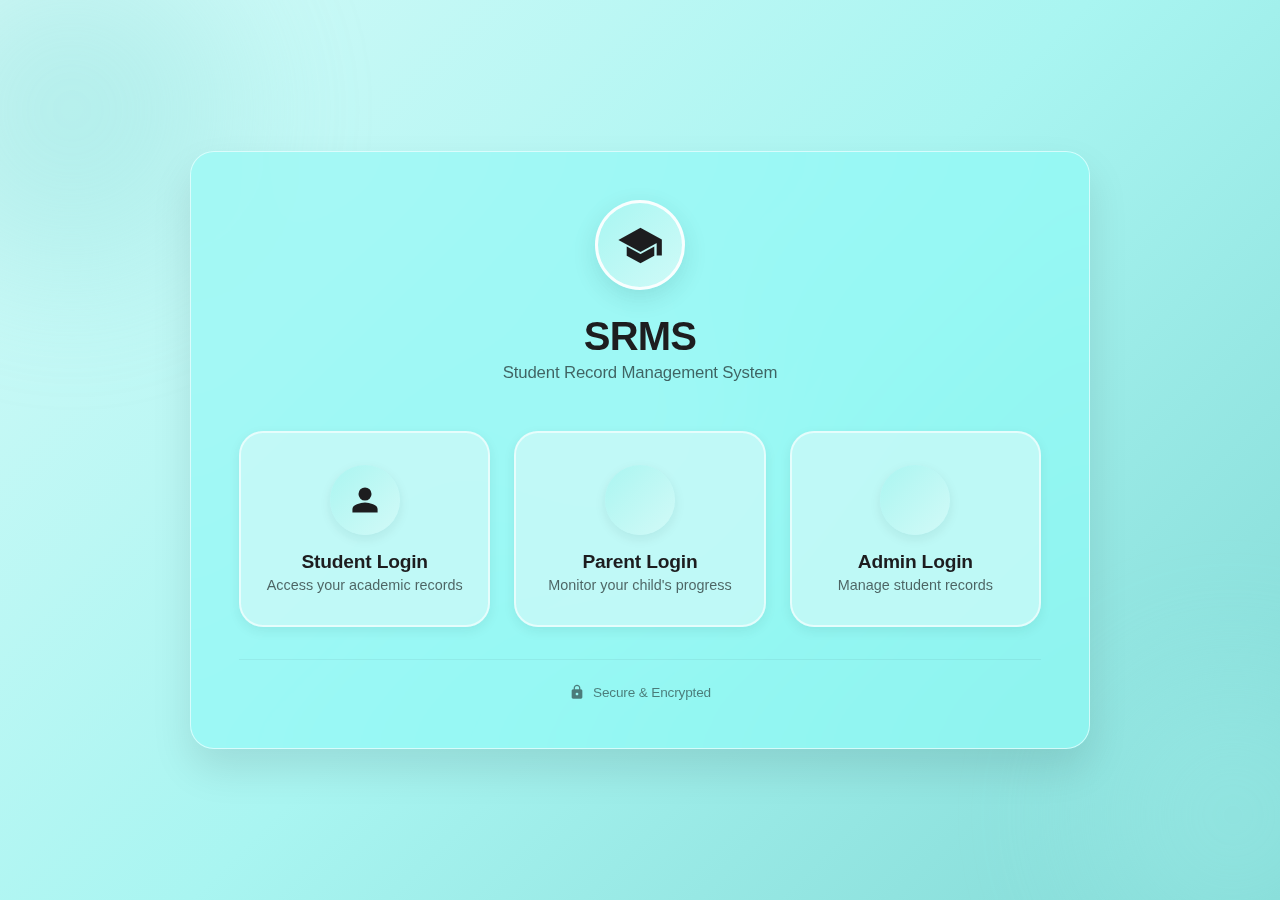
<file: index.html>
<!DOCTYPE html>
<html lang="en">

<head>
  <meta charset="UTF-8">
  <meta name="viewport" content="width=device-width, initial-scale=1.0">
  <title>SRMS - Student Record Management System</title>
  <link rel="stylesheet" href="style.css">
  <link href="https://fonts.googleapis.com/css2?family=Inter:wght@300;400;500;600;700&display=swap" rel="stylesheet">
  <link href="https://fonts.googleapis.com/icon?family=Material+Icons" rel="stylesheet">
</head>

<body>
  <div class="background-gradient"></div>
  <div class="background-shapes">
    <div class="shape shape-1"></div>
    <div class="shape shape-2"></div>
    <div class="shape shape-3"></div>
  </div>

  <div class="login-container">
    <!-- Main Login Card -->
    <div class="login-card" id="loginCard">
      <div class="logo-section">
        <div class="logo-circle">
          <span class="material-icons">school</span>
        </div>
        <h1 class="app-title">SRMS</h1>
        <p class="app-subtitle">Student Record Management System</p>
      </div>

      <div class="login-options">
        <button class="role-card" onclick="showLoginForm('student')" data-role="student">
          <div class="role-icon">
            <span class="material-icons">person</span>
          </div>
          <h3>Student Login</h3>
          <p>Access your academic records</p>
          <div class="card-shine"></div>
        </button>

        <button class="role-card" onclick="showLoginForm('parent')" data-role="parent">
          <div class="role-icon">
            <span class="material-icons">family_restroom</span>
          </div>
          <h3>Parent Login</h3>
          <p>Monitor your child's progress</p>
          <div class="card-shine"></div>
        </button>

        <button class="role-card" onclick="showLoginForm('admin')" data-role="admin">
          <div class="role-icon">
            <span class="material-icons">admin_panel_settings</span>
          </div>
          <h3>Admin Login</h3>
          <p>Manage student records</p>
          <div class="card-shine"></div>
        </button>
      </div>

      <div class="footer-text">
        <span class="material-icons">lock</span>
        <span>Secure & Encrypted</span>
      </div>
    </div>

    <!-- Student Login Form -->
    <div class="login-form-card" id="studentLoginForm" style="display: none;">
      <button class="back-btn" onclick="hideLoginForm()">
        <span class="material-icons">arrow_back</span>
        Back
      </button>

      <div class="form-header">
        <div class="form-icon student-icon">
          <span class="material-icons">person</span>
        </div>
        <h2>Student Login</h2>
        <p>Enter your credentials to access your dashboard</p>
      </div>

      <form onsubmit="loginStudent(event)" class="login-form">
        <div class="form-group">
          <label for="studentRollNo">
            <span class="material-icons">badge</span>
            Roll Number
          </label>
          <input type="text" id="studentRollNo" required placeholder="Enter your roll number">
        </div>

        <div class="form-group">
          <label for="studentPassword">
            <span class="material-icons">lock</span>
            Password
          </label>
          <input type="password" id="studentPassword" required placeholder="Enter your password">
        </div>
        <div class="form-options">
          <a href="#" onclick="initForgotPassword('student')" class="forgot-password-link">Forgot Password?</a>
        </div>

        <button type="submit" class="btn btn-primary">
          <span class="material-icons">login</span>
          Login
        </button>
      </form>
    </div>

    <!-- Parent Login Form -->
    <div class="login-form-card" id="parentLoginForm" style="display: none;">
      <button class="back-btn" onclick="hideLoginForm()">
        <span class="material-icons">arrow_back</span>
        Back
      </button>

      <div class="form-header">
        <div class="form-icon parent-icon">
          <span class="material-icons">family_restroom</span>
        </div>
        <h2>Parent Login</h2>
        <p>Enter your credentials to view your child's progress</p>
      </div>

      <form onsubmit="loginParent(event)" class="login-form">
        <div class="form-group">
          <label for="parentMobile">
            <span class="material-icons">phone</span>
            Mobile Number
          </label>
          <input type="tel" id="parentMobile" required placeholder="Enter your mobile number">
        </div>

        <div class="form-group">
          <label for="parentPassword">
            <span class="material-icons">lock</span>
            Password
          </label>
          <input type="password" id="parentPassword" required placeholder="Enter your password">
        </div>
        <div class="form-options">
          <a href="#" onclick="initForgotPassword('parent')" class="forgot-password-link">Forgot Password?</a>
        </div>

        <button type="submit" class="btn btn-primary">
          <span class="material-icons">login</span>
          Login
        </button>
      </form>
    </div>

    <!-- Admin Login Form -->
    <div class="login-form-card" id="adminLoginForm" style="display: none;">
      <button class="back-btn" onclick="hideLoginForm()">
        <span class="material-icons">arrow_back</span>
        Back
      </button>

      <div class="form-header">
        <div class="form-icon admin-icon">
          <span class="material-icons">admin_panel_settings</span>
        </div>
        <h2>Admin Login</h2>
        <p>Enter your credentials to access admin panel</p>
      </div>

      <form onsubmit="loginAdmin(event)" class="login-form">
        <div class="form-group">
          <label for="adminId">
            <span class="material-icons">badge</span>
            Admin ID
          </label>
          <input type="text" id="adminId" required placeholder="Enter admin ID">
        </div>

        <div class="form-group">
          <label for="adminPasscode">
            <span class="material-icons">lock</span>
            Passcode
          </label>
          <input type="password" id="adminPasscode" required placeholder="Enter passcode">
        </div>

        <button type="submit" class="btn btn-primary">
          <span class="material-icons">login</span>
          Login
        </button>
      </form>
    </div>
  </div>

  <!-- Forgot Password Modal -->
  <div class="form-modal" id="forgotPasswordModal" style="display: none;">
    <div class="form-modal-content">
      <button class="back-btn" onclick="closeForgotPasswordModal()">
        <span class="material-icons">close</span>
        Close
      </button>

      <div class="form-header">
        <div class="form-icon">
          <span class="material-icons">lock_reset</span>
        </div>
        <h2 id="fpModalTitle">Forgot Password</h2>
        <p id="fpModalSubtitle">Enter your details to reset password</p>
      </div>

      <!-- Step 1: Request Form -->
      <form id="fpRequestForm" onsubmit="submitPasswordRequest(event)" class="login-form">
        <input type="hidden" id="fpRole">
        <div class="form-group">
          <label id="fpInputLabel" for="fpInput">
            <span class="material-icons">badge</span>
            Roll Number
          </label>
          <input type="text" id="fpInput" required placeholder="Enter your ID">
        </div>
        <button type="submit" class="btn btn-primary">
          <span class="material-icons">send</span>
          Check Status / Request Reset
        </button>
      </form>

      <!-- Step 2: Reset Form (Hidden initially) -->
      <form id="fpResetForm" onsubmit="submitNewPassword(event)" class="login-form" style="display: none;">
        <input type="hidden" id="fpResetId">
        <div class="form-group">
          <label for="fpNewPassword">
            <span class="material-icons">lock_open</span>
            New Password
          </label>
          <input type="password" id="fpNewPassword" required placeholder="Enter new password">
        </div>
        <div class="form-group">
          <label for="fpConfirmPassword">
            <span class="material-icons">lock_open</span>
            Confirm Password
          </label>
          <input type="password" id="fpConfirmPassword" required placeholder="Confirm new password">
        </div>
        <button type="submit" class="btn btn-primary">
          <span class="material-icons">check_circle</span>
          Set New Password
        </button>
      </form>
    </div>
  </div>

  <!-- Notification Toast -->
  <div class="notification-toast" id="notificationToast">
    <div class="notification-icon" id="notificationIcon">
      <span class="material-icons">info</span>
    </div>
    <div class="notification-content">
      <strong id="notificationTitle">Notification</strong>
      <p id="notificationMessage">Message</p>
    </div>
  </div>


  <script src="script.js"></script>
</body>

</html>
</file>
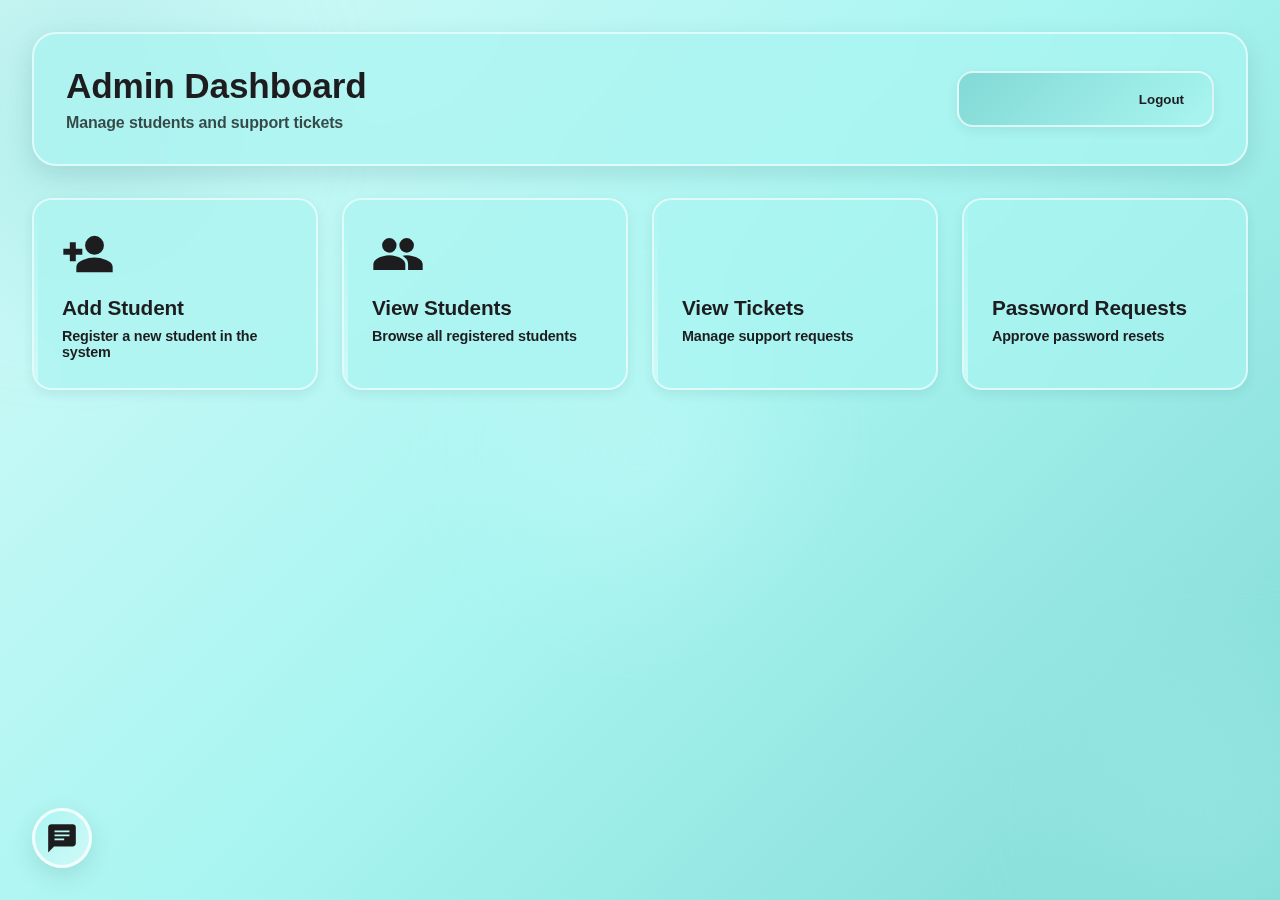
<file: admin.html>
<!DOCTYPE html>
<html lang="en">

<head>
  <meta charset="UTF-8">
  <meta name="viewport" content="width=device-width, initial-scale=1.0">
  <title>Admin Dashboard - SRMS</title>
  <link rel="stylesheet" href="style.css">
  <link href="https://fonts.googleapis.com/css2?family=Inter:wght@300;400;500;600;700&display=swap" rel="stylesheet">
  <link href="https://fonts.googleapis.com/icon?family=Material+Icons" rel="stylesheet">
</head>

<body>
  <div class="background-gradient"></div>
  <div class="background-shapes">
    <div class="shape shape-1"></div>
    <div class="shape shape-2"></div>
    <div class="shape shape-3"></div>
  </div>

  <div class="dashboard">
    <div class="dashboard-container">
      <div class="dashboard-header">
        <div>
          <h1>Admin Dashboard</h1>
          <p style="color: rgba(0, 0, 0, 0.7); margin-top: 0.5rem; font-weight: 600;">Manage students and support
            tickets</p>
        </div>
        <button class="logout-btn" onclick="window.location.href='index.html'">
          <span class="material-icons">logout</span>
          Logout
        </button>
      </div>

      <div class="action-grid">
        <div class="action-card" onclick="addStudent()">
          <span class="material-icons">person_add</span>
          <h3>Add Student</h3>
          <p>Register a new student in the system</p>
        </div>

        <div class="action-card" onclick="viewStudents()">
          <span class="material-icons">groups</span>
          <h3>View Students</h3>
          <p>Browse all registered students</p>
        </div>

        <div class="action-card" onclick="viewTickets()">
          <span class="material-icons">support_agent</span>
          <h3>View Tickets</h3>
          <p>Manage support requests</p>
        </div>

        <div class="action-card" onclick="viewPasswordRequests()">
          <span class="material-icons">password</span>
          <h3>Password Requests</h3>
          <p>Approve password resets</p>
        </div>
      </div>

      <div id="studentTable" class="table-container" style="display: none;"></div>
      <div id="ticketTable" class="table-container" style="display: none;"></div>
      <div id="passwordRequestTable" class="table-container" style="display: none;"></div>
    </div>
  </div>


  <!-- Add Student Form Modal -->
  <div class="form-modal" id="addStudentModal" style="display: none;">
    <div class="form-modal-content">
      <button class="back-btn" onclick="closeAddStudentForm()">
        <span class="material-icons">arrow_back</span>
        Back
      </button>

      <div class="form-header">
        <div class="form-icon">
          <span class="material-icons">person_add</span>
        </div>
        <h2>Add New Student</h2>
        <p>Enter student details below</p>
      </div>

      <form onsubmit="submitAddStudent(event)" class="admin-form">
        <div class="form-row">
          <div class="form-group">
            <label><span class="material-icons">person</span> Student Name</label>
            <input type="text" id="studentName" required placeholder="Enter full name">
          </div>
          <div class="form-group">
            <label><span class="material-icons">badge</span> Roll Number</label>
            <input type="text" id="rollNumber" required placeholder="Enter roll number">
          </div>
        </div>

        <div class="form-row">
          <div class="form-group">
            <label><span class="material-icons">cake</span> Date of Birth</label>
            <input type="date" id="dateOfBirth" required>
          </div>
          <div class="form-group">
            <label><span class="material-icons">phone</span> Mobile Number</label>
            <input type="tel" id="studentMobile" required placeholder="Enter mobile number">
          </div>
        </div>

        <div class="form-row">
          <div class="form-group">
            <label><span class="material-icons">school</span> Branch</label>
            <input type="text" id="branch" required placeholder="e.g., Computer Science">
          </div>
          <div class="form-group">
            <label><span class="material-icons">workspace_premium</span> Degree Type</label>
            <input type="text" id="degreeType" required placeholder="e.g., B.Tech">
          </div>
        </div>

        <div class="form-row">
          <div class="form-group">
            <label><span class="material-icons">grade</span> CGPA</label>
            <input type="number" step="0.01" id="cgpa" required placeholder="e.g., 8.5">
          </div>
          <div class="form-group">
            <label><span class="material-icons">groups</span> Club</label>
            <input type="text" id="club" required placeholder="e.g., Coding Club">
          </div>
        </div>

        <div class="form-row">
          <div class="form-group">
            <label><span class="material-icons">man</span> Father's Name</label>
            <input type="text" id="fatherName" required placeholder="Enter father's name">
          </div>
          <div class="form-group">
            <label><span class="material-icons">woman</span> Mother's Name</label>
            <input type="text" id="motherName" required placeholder="Enter mother's name">
          </div>
        </div>

        <div class="form-row">
          <div class="form-group">
            <label><span class="material-icons">phone</span> Parent's Mobile</label>
            <input type="tel" id="parentMobile" required placeholder="Enter parent's mobile">
          </div>
          <div class="form-group">
            <label><span class="material-icons">lock</span> Student Password</label>
            <input type="text" id="studentDefaultPassword" value="student123" required>
          </div>
        </div>

        <div class="form-group">
          <label><span class="material-icons">lock</span> Parent Password</label>
          <input type="text" id="parentDefaultPassword" value="parent123" required>
        </div>

        <button type="submit" class="btn btn-primary">
          <span class="material-icons">add</span>
          Add Student
        </button>
      </form>
    </div>
  </div>

  <!-- Edit Student Form Modal -->
  <div class="form-modal" id="editStudentModal" style="display: none;">
    <div class="form-modal-content">
      <button class="back-btn" onclick="closeEditStudentForm()">
        <span class="material-icons">arrow_back</span>
        Back
      </button>

      <div class="form-header">
        <div class="form-icon">
          <span class="material-icons">edit</span>
        </div>
        <h2>Edit Student</h2>
        <p>Update student details below</p>
      </div>

      <form onsubmit="submitEditStudent(event)" class="admin-form">
        <input type="hidden" id="editStudentIndex">

        <div class="form-row">
          <div class="form-group">
            <label><span class="material-icons">person</span> Student Name</label>
            <input type="text" id="editStudentName" required placeholder="Enter full name">
          </div>
          <div class="form-group">
            <label><span class="material-icons">badge</span> Roll Number</label>
            <input type="text" id="editRollNumber" required placeholder="Enter roll number">
          </div>
        </div>

        <div class="form-row">
          <div class="form-group">
            <label><span class="material-icons">cake</span> Date of Birth</label>
            <input type="date" id="editDateOfBirth" required>
          </div>
          <div class="form-group">
            <label><span class="material-icons">phone</span> Mobile Number</label>
            <input type="tel" id="editStudentMobile" required placeholder="Enter mobile number">
          </div>
        </div>

        <div class="form-row">
          <div class="form-group">
            <label><span class="material-icons">school</span> Branch</label>
            <input type="text" id="editBranch" required placeholder="e.g., Computer Science">
          </div>
          <div class="form-group">
            <label><span class="material-icons">workspace_premium</span> Degree Type</label>
            <input type="text" id="editDegreeType" required placeholder="e.g., B.Tech">
          </div>
        </div>

        <div class="form-row">
          <div class="form-group">
            <label><span class="material-icons">grade</span> CGPA</label>
            <input type="number" step="0.01" id="editCgpa" required placeholder="e.g., 8.5">
          </div>
          <div class="form-group">
            <label><span class="material-icons">groups</span> Club</label>
            <input type="text" id="editClub" required placeholder="e.g., Coding Club">
          </div>
        </div>

        <div class="form-row">
          <div class="form-group">
            <label><span class="material-icons">man</span> Father's Name</label>
            <input type="text" id="editFatherName" required placeholder="Enter father's name">
          </div>
          <div class="form-group">
            <label><span class="material-icons">woman</span> Mother's Name</label>
            <input type="text" id="editMotherName" required placeholder="Enter mother's name">
          </div>
        </div>

        <div class="form-group">
          <label><span class="material-icons">phone</span> Parent's Mobile</label>
          <input type="tel" id="editParentMobile" required placeholder="Enter parent's mobile">
        </div>

        <button type="submit" class="btn btn-primary">
          <span class="material-icons">save</span>
          Save Changes
        </button>
      </form>
    </div>
  </div>

  <!-- Chat Toggle Button -->
  <div class="chat-toggle-btn" id="chatToggleBtn" onclick="toggleChatbox()">
    <span class="material-icons">chat</span>
  </div>

  <!-- Chatbox -->
  <div class="chatbox" id="chatbox">
    <div class="chat-header">
      <span class="material-icons">chat</span>
      <h3>Admin Chat</h3>
      <button class="chat-close-btn" onclick="closeChatbox()">
        <span class="material-icons">close</span>
      </button>
    </div>
    <div class="chat-messages" id="chatMessages">
      <div class="message">
        <strong>System:</strong> Welcome to the admin chat!
      </div>
    </div>
    <div class="chat-input">
      <input type="text" id="chatInput" placeholder="Type a message..."
        onkeypress="if(event.key==='Enter') sendMessage()">
      <button onclick="sendMessage()">
        <span class="material-icons">send</span>
      </button>
    </div>
  </div>
  <!-- Notification Toast -->
  <div class="notification-toast" id="notificationToast">
    <div class="notification-icon" id="notificationIcon">
      <span class="material-icons">info</span>
    </div>
    <div class="notification-content">
      <strong id="notificationTitle">Notification</strong>
      <p id="notificationMessage">Message</p>
    </div>
  </div>


  <script src="script.js"></script>
</body>

</html>
</file>
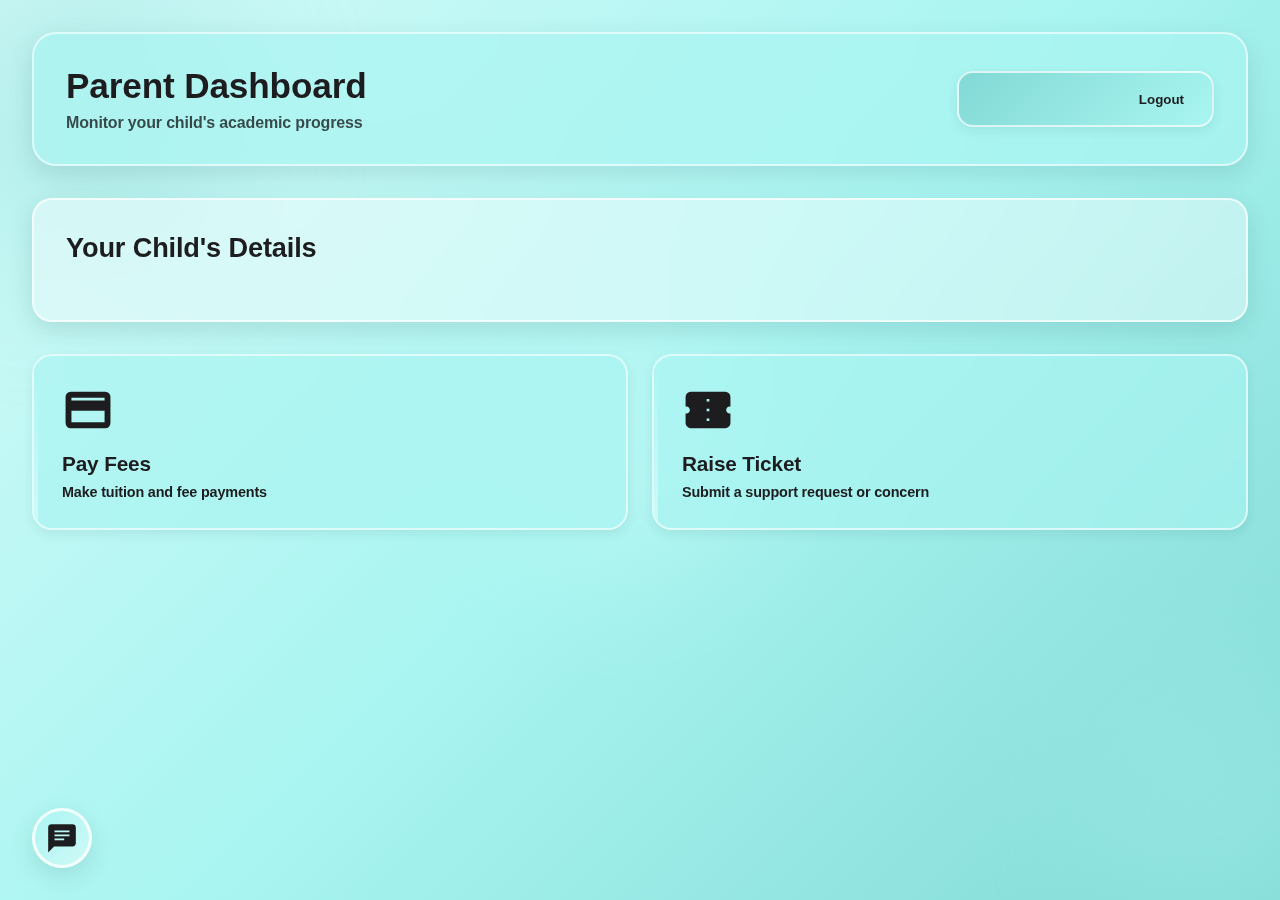
<file: parent.html>
<!DOCTYPE html>
<html lang="en">

<head>
  <meta charset="UTF-8">
  <meta name="viewport" content="width=device-width, initial-scale=1.0">
  <title>Parent Dashboard - SRMS</title>
  <link rel="stylesheet" href="style.css">
  <link href="https://fonts.googleapis.com/css2?family=Inter:wght@300;400;500;600;700&display=swap" rel="stylesheet">
  <link href="https://fonts.googleapis.com/icon?family=Material+Icons" rel="stylesheet">
</head>

<body>
  <div class="background-gradient"></div>
  <div class="background-shapes">
    <div class="shape shape-1"></div>
    <div class="shape shape-2"></div>
    <div class="shape shape-3"></div>
  </div>

  <div class="dashboard">
    <div class="dashboard-container">
      <div class="dashboard-header">
        <div>
          <h1>Parent Dashboard</h1>
          <p style="color: rgba(0, 0, 0, 0.7); margin-top: 0.5rem; font-weight: 600;">Monitor your child's academic
            progress</p>
        </div>
        <button class="logout-btn" onclick="window.location.href='index.html'">
          <span class="material-icons">logout</span>
          Logout
        </button>
      </div>

      <div class="details-card">
        <h2>Your Child's Details</h2>
        <div id="childDetails"></div>
      </div>

      <div class="action-grid">
        <div class="action-card" onclick="payFees()">
          <span class="material-icons">payment</span>
          <h3>Pay Fees</h3>
          <p>Make tuition and fee payments</p>
        </div>

        <div class="action-card" onclick="raiseTicket()">
          <span class="material-icons">confirmation_number</span>
          <h3>Raise Ticket</h3>
          <p>Submit a support request or concern</p>
        </div>
      </div>
    </div>
  </div>

  <!-- Raise Ticket Form Modal -->
  <div class="form-modal" id="raiseTicketModal" style="display: none;">
    <div class="form-modal-content">
      <button class="back-btn" onclick="closeRaiseTicketForm()">
        <span class="material-icons">arrow_back</span>
        Back
      </button>

      <div class="form-header">
        <div class="form-icon">
          <span class="material-icons">confirmation_number</span>
        </div>
        <h2>Raise Support Ticket</h2>
        <p>Describe your issue below</p>
      </div>

      <form onsubmit="submitRaiseTicket(event)" class="admin-form">
        <div class="form-group">
          <label><span class="material-icons">description</span> Issue Description</label>
          <textarea id="ticketIssue" required placeholder="Describe your issue in detail..." rows="6"></textarea>
        </div>

        <button type="submit" class="btn btn-primary">
          <span class="material-icons">send</span>
          Submit Ticket
        </button>
      </form>
    </div>
  </div>

  <!-- Chat Toggle Button -->
  <div class="chat-toggle-btn" id="chatToggleBtn" onclick="toggleChatbox()">
    <span class="material-icons">chat</span>
  </div>

  <!-- Chatbox -->
  <div class="chatbox" id="chatbox">
    <div class="chat-header">
      <span class="material-icons">chat</span>
      <h3>Chat with Admin</h3>
      <button class="chat-close-btn" onclick="closeChatbox()">
        <span class="material-icons">close</span>
      </button>
    </div>
    <div class="chat-messages" id="chatMessages">
      <div class="message">
        <strong>System:</strong> Welcome! How can we assist you?
      </div>
    </div>
    <div class="chat-input">
      <input type="text" id="chatInput" placeholder="Type a message..."
        onkeypress="if(event.key==='Enter') sendMessage()">
      <button onclick="sendMessage()">
        <span class="material-icons">send</span>
      </button>
    </div>
  </div>

  <!-- Notification Toast -->
  <div class="notification-toast" id="notificationToast">
    <div class="notification-icon" id="notificationIcon">
      <span class="material-icons">info</span>
    </div>
    <div class="notification-content">
      <strong id="notificationTitle">Notification</strong>
      <p id="notificationMessage">Message</p>
    </div>
  </div>

  <script src="script.js"></script>
</body>

</html>
</file>
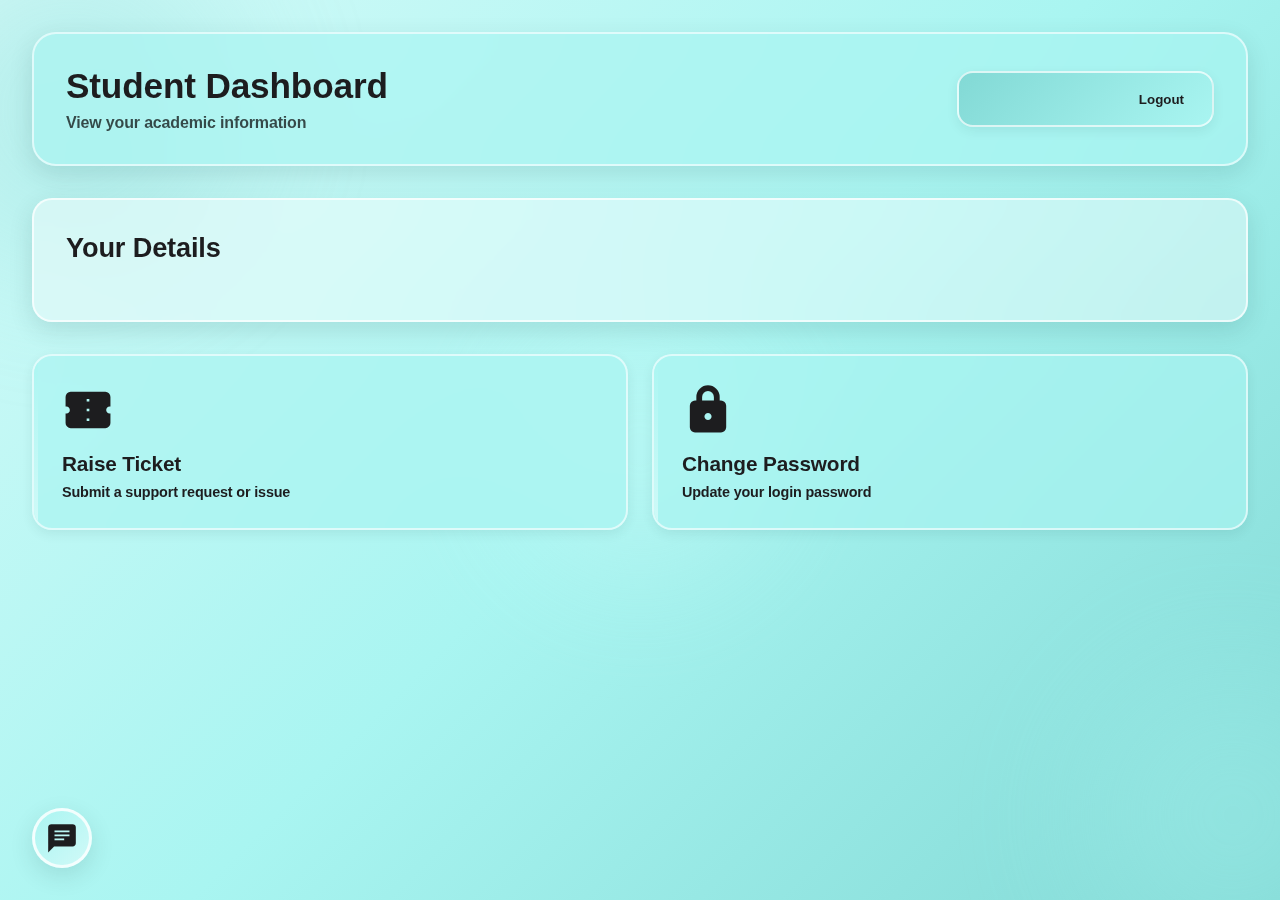
<file: student.html>
<!DOCTYPE html>
<html lang="en">

<head>
  <meta charset="UTF-8">
  <meta name="viewport" content="width=device-width, initial-scale=1.0">
  <title>Student Dashboard - SRMS</title>
  <link rel="stylesheet" href="style.css">
  <link href="https://fonts.googleapis.com/css2?family=Inter:wght@300;400;500;600;700&display=swap" rel="stylesheet">
  <link href="https://fonts.googleapis.com/icon?family=Material+Icons" rel="stylesheet">
</head>

<body>
  <div class="background-gradient"></div>
  <div class="background-shapes">
    <div class="shape shape-1"></div>
    <div class="shape shape-2"></div>
    <div class="shape shape-3"></div>
  </div>

  <div class="dashboard">
    <div class="dashboard-container">
      <div class="dashboard-header">
        <div>
          <h1>Student Dashboard</h1>
          <p style="color: rgba(0, 0, 0, 0.7); margin-top: 0.5rem; font-weight: 600;">View your academic information</p>
        </div>
        <button class="logout-btn" onclick="window.location.href='index.html'">
          <span class="material-icons">logout</span>
          Logout
        </button>
      </div>

      <div class="details-card">
        <h2>Your Details</h2>
        <div id="studentDetails"></div>
      </div>

      <div class="action-grid">
        <div class="action-card" onclick="raiseTicket()">
          <span class="material-icons">confirmation_number</span>
          <h3>Raise Ticket</h3>
          <p>Submit a support request or issue</p>
        </div>

        <div class="action-card" onclick="changePassword()">
          <span class="material-icons">lock_reset</span>
          <h3>Change Password</h3>
          <p>Update your login password</p>
        </div>
      </div>
    </div>
  </div>

  <!-- Raise Ticket Form Modal -->
  <div class="form-modal" id="raiseTicketModal" style="display: none;">
    <div class="form-modal-content">
      <button class="back-btn" onclick="closeRaiseTicketForm()">
        <span class="material-icons">arrow_back</span>
        Back
      </button>

      <div class="form-header">
        <div class="form-icon">
          <span class="material-icons">confirmation_number</span>
        </div>
        <h2>Raise Support Ticket</h2>
        <p>Describe your issue below</p>
      </div>

      <form onsubmit="submitRaiseTicket(event)" class="admin-form">
        <div class="form-group">
          <label><span class="material-icons">description</span> Issue Description</label>
          <textarea id="ticketIssue" required placeholder="Describe your issue in detail..." rows="6"></textarea>
        </div>

        <button type="submit" class="btn btn-primary">
          <span class="material-icons">send</span>
          Submit Ticket
        </button>
      </form>
    </div>
  </div>

  <!-- Change Password Form Modal -->
  <div class="form-modal" id="changePasswordModal" style="display: none;">
    <div class="form-modal-content">
      <button class="back-btn" onclick="closeChangePasswordForm()">
        <span class="material-icons">arrow_back</span>
        Back
      </button>

      <div class="form-header">
        <div class="form-icon">
          <span class="material-icons">lock_reset</span>
        </div>
        <h2>Change Password</h2>
        <p>Update your login password</p>
      </div>

      <form onsubmit="submitChangePassword(event)" class="admin-form">
        <div class="form-group">
          <label><span class="material-icons">lock</span> Current Password</label>
          <input type="password" id="currentPassword" required placeholder="Enter current password">
        </div>

        <div class="form-group">
          <label><span class="material-icons">lock_open</span> New Password</label>
          <input type="password" id="newPassword" required placeholder="Enter new password">
        </div>

        <div class="form-group">
          <label><span class="material-icons">lock_open</span> Confirm New Password</label>
          <input type="password" id="confirmPassword" required placeholder="Confirm new password">
        </div>

        <button type="submit" class="btn btn-primary">
          <span class="material-icons">check</span>
          Update Password
        </button>
      </form>
    </div>
  </div>

  <!-- Chat Toggle Button -->
  <div class="chat-toggle-btn" id="chatToggleBtn" onclick="toggleChatbox()">
    <span class="material-icons">chat</span>
  </div>

  <!-- Chatbox -->
  <div class="chatbox" id="chatbox">
    <div class="chat-header">
      <span class="material-icons">chat</span>
      <h3>Chat with Admin</h3>
      <button class="chat-close-btn" onclick="closeChatbox()">
        <span class="material-icons">close</span>
      </button>
    </div>
    <div class="chat-messages" id="chatMessages">
      <div class="message">
        <strong>System:</strong> How can we help you today?
      </div>
    </div>
    <div class="chat-input">
      <input type="text" id="chatInput" placeholder="Type a message..."
        onkeypress="if(event.key==='Enter') sendMessage()">
      <button onclick="sendMessage()">
        <span class="material-icons">send</span>
      </button>
    </div>
  </div>
  <!-- Notification Toast -->
  <div class="notification-toast" id="notificationToast">
    <div class="notification-icon" id="notificationIcon">
      <span class="material-icons">info</span>
    </div>
    <div class="notification-content">
      <strong id="notificationTitle">Notification</strong>
      <p id="notificationMessage">Message</p>
    </div>
  </div>


  <script src="script.js"></script>
</body>

</html>
</file>
<file: style.css>
:root {
  /* Glassy Teal Color Palette */
  --white: #FFFFFF;
  /* Keep pure white for text/contrast where needed */
  --primary-teal: #A9F5F1;
  --dark-teal: #82D9D5;
  --light-teal: #D4FAF8;

  --off-white: #EFFDFD;
  --light-gray: #D4FAF8;
  /* Replacing grays with teal tints */
  --medium-gray: #A9F5F1;
  --dark-gray: #7AB8B5;
  --black: #000000;
  --text-black: #1d1d1f;

  /* Gradients - Teal Based */
  --gradient-primary: linear-gradient(135deg, rgba(169, 245, 241, 0.9) 0%, rgba(212, 250, 248, 0.9) 100%);
  --gradient-secondary: linear-gradient(135deg, #A9F5F1 0%, #D4FAF8 100%);
  --gradient-accent: linear-gradient(135deg, #82D9D5 0%, #A9F5F1 100%);

  /* Glass Effects - Teal Style */
  --glass-bg: rgba(169, 245, 241, 0.65);
  --glass-bg-strong: rgba(169, 245, 241, 0.85);
  --glass-border: rgba(255, 255, 255, 0.6);
  --glass-shadow: 0 8px 32px 0 rgba(70, 150, 145, 0.15);
  --glass-blur: blur(20px);

  /* Shadows - Tinted */
  --elevation-1: 0 2px 5px rgba(0, 50, 50, 0.05);
  --elevation-2: 0 4px 12px rgba(0, 50, 50, 0.08);
  --elevation-3: 0 8px 24px rgba(0, 50, 50, 0.12);
  --elevation-4: 0 12px 32px rgba(0, 50, 50, 0.15);
  --elevation-5: 0 20px 40px rgba(0, 50, 50, 0.2);

  /* Fast Transitions */
  --transition-fast: 0.2s cubic-bezier(0.25, 0.8, 0.25, 1);
  --transition-smooth: 0.4s cubic-bezier(0.25, 0.8, 0.25, 1);
}

* {
  margin: 0;
  padding: 0;
  box-sizing: border-box;
  -webkit-font-smoothing: antialiased;
  -moz-osx-font-smoothing: grayscale;
}

body {
  font-family: -apple-system, BlinkMacSystemFont, "SF Pro Text", "Segoe UI", Roboto, Helvetica, Arial, sans-serif;
  background: #FFFFFF;
  min-height: 100vh;
  overflow-x: hidden;
  color: var(--text-black);
  font-weight: 400;
  position: relative;
  letter-spacing: -0.01em;
}

/* Login Page Background - Campus Image */
body.login-page {
  background: url('campus-bg.jpg') center/cover no-repeat fixed;
  position: relative;
}

body.login-page::before {
  content: '';
  position: fixed;
  top: 0;
  left: 0;
  width: 100%;
  height: 100%;
  background: rgba(255, 255, 255, 0.4);
  backdrop-filter: blur(5px);
  z-index: -1;
}

/* Animated Background for Dashboards */
.background-gradient {
  position: fixed;
  top: 0;
  left: 0;
  width: 100%;
  height: 100%;
  background: linear-gradient(135deg, #D4FAF8 0%, #A9F5F1 50%, #82D9D5 100%);
  z-index: -2;
}

.background-shapes {
  position: fixed;
  top: 0;
  left: 0;
  width: 100%;
  height: 100%;
  z-index: -1;
  overflow: hidden;
}

.shape {
  position: absolute;
  border-radius: 50%;
  filter: blur(60px);
  opacity: 0.4;
  /* Increased opacity for more visible color */
  animation: float 15s ease-in-out infinite;
}

.shape-1 {
  width: 400px;
  height: 400px;
  background: radial-gradient(circle, #82D9D5, transparent);
  top: -10%;
  left: -10%;
}

.shape-2 {
  width: 350px;
  height: 350px;
  background: radial-gradient(circle, #A9F5F1, transparent);
  bottom: -10%;
  right: -10%;
  animation-delay: 5s;
}

.shape-3 {
  width: 300px;
  height: 300px;
  background: radial-gradient(circle, #D4FAF8, transparent);
  top: 50%;
  left: 50%;
  transform: translate(-50%, -50%);
  animation-delay: 10s;
}

@keyframes float {

  0%,
  100% {
    transform: translate(0, 0) scale(1);
  }

  33% {
    transform: translate(20px, -30px) scale(1.05);
  }

  66% {
    transform: translate(-15px, 15px) scale(0.95);
  }
}

/* Login Container */
.login-container {
  min-height: 100vh;
  display: flex;
  align-items: center;
  justify-content: center;
  padding: 2rem;
}

.login-card {
  background: var(--glass-bg);
  backdrop-filter: blur(40px) saturate(180%);
  -webkit-backdrop-filter: blur(40px) saturate(180%);
  border: 1px solid var(--glass-border);
  border-radius: 24px;
  padding: 3rem;
  max-width: 900px;
  width: 100%;
  box-shadow: 0 20px 40px rgba(0, 0, 0, 0.1);
  animation: slideUp 0.6s cubic-bezier(0.16, 1, 0.3, 1);
}

@keyframes slideUp {
  from {
    opacity: 0;
    transform: translateY(20px);
  }

  to {
    opacity: 1;
    transform: translateY(0);
  }
}

/* Logo Section */
.logo-section {
  text-align: center;
  margin-bottom: 3rem;
}

.logo-circle {
  width: 90px;
  height: 90px;
  background: var(--gradient-primary);
  border-radius: 50%;
  display: flex;
  align-items: center;
  justify-content: center;
  margin: 0 auto 1.5rem;
  box-shadow: var(--elevation-3);
  animation: pulse 2s ease-in-out infinite;
  border: 3px solid rgba(255, 255, 255, 0.9);
}

.logo-circle .material-icons {
  font-size: 45px;
  color: var(--text-black);
  font-weight: 900;
}

@keyframes pulse {

  0%,
  100% {
    transform: scale(1);
  }

  50% {
    transform: scale(1.05);
  }
}

.app-title {
  font-size: 2.5rem;
  font-weight: 700;
  color: var(--text-black);
  margin-bottom: 0.25rem;
  letter-spacing: -0.02em;
  text-shadow: none;
}

.app-subtitle {
  color: rgba(0, 0, 0, 0.6);
  font-size: 1.05rem;
  font-weight: 500;
  letter-spacing: -0.01em;
}

/* Login Options */
.login-options {
  display: grid;
  grid-template-columns: repeat(auto-fit, minmax(250px, 1fr));
  gap: 1.5rem;
  margin-bottom: 2rem;
}

.role-card {
  position: relative;
  background: rgba(255, 255, 255, 0.3);
  /* Slightly more transparent */
  backdrop-filter: blur(20px);
  -webkit-backdrop-filter: blur(20px);
  border: 2px solid var(--glass-border);
  border-radius: 24px;
  padding: 2rem 1.5rem;
  cursor: pointer;
  transition: all var(--transition-smooth);
  text-align: center;
  overflow: hidden;
  box-shadow: var(--elevation-2);
}

.role-card::before {
  content: '';
  position: absolute;
  top: 0;
  left: 0;
  width: 100%;
  height: 100%;
  background: rgba(255, 255, 255, 0.6);
  opacity: 0;
  transition: opacity var(--transition-fast);
  z-index: 0;
}

.role-card:hover::before {
  opacity: 1;
}

.role-card:hover {
  transform: translateY(-8px) scale(1.02);
  box-shadow: var(--elevation-4);
  border-color: rgba(255, 255, 255, 0.9);
}

.role-card>* {
  position: relative;
  z-index: 1;
}

.role-icon {
  width: 70px;
  height: 70px;
  background: var(--gradient-primary);
  border-radius: 50%;
  display: flex;
  align-items: center;
  justify-content: center;
  margin: 0 auto 1rem;
  transition: all var(--transition-smooth);
  box-shadow: var(--elevation-2);
}

.role-card:hover .role-icon {
  background: rgba(255, 255, 255, 0.8);
  transform: scale(1.1) rotate(360deg);
}

.role-icon .material-icons {
  font-size: 36px;
  color: var(--text-black);
  font-weight: 900;
}

.role-card h3 {
  font-size: 1.2rem;
  font-weight: 600;
  margin-bottom: 0.25rem;
  color: var(--text-black);
  letter-spacing: -0.01em;
}

.role-card p {
  font-size: 0.9rem;
  color: rgba(0, 0, 0, 0.6);
  font-weight: 400;
}

.card-shine {
  position: absolute;
  top: -50%;
  left: -50%;
  width: 200%;
  height: 200%;
  background: linear-gradient(45deg,
      transparent 30%,
      rgba(255, 255, 255, 0.6) 50%,
      transparent 70%);
  transform: translateX(-100%);
  transition: transform 0.6s;
}

.role-card:hover .card-shine {
  transform: translateX(100%);
}

/* Footer */
.footer-text {
  display: flex;
  align-items: center;
  justify-content: center;
  gap: 0.5rem;
  color: rgba(0, 0, 0, 0.5);
  font-size: 0.85rem;
  font-weight: 500;
  padding-top: 1.5rem;
  border-top: 1px solid rgba(0, 0, 0, 0.05);
}

.footer-text .material-icons {
  font-size: 16px;
  font-weight: 400;
}

/* Login Form Cards */
.login-form-card {
  background: var(--glass-bg);
  backdrop-filter: blur(30px);
  -webkit-backdrop-filter: blur(30px);
  border: 2px solid var(--glass-border);
  border-radius: 32px;
  padding: 3rem;
  max-width: 500px;
  width: 100%;
  box-shadow: var(--elevation-5);
  animation: formSlideIn 0.3s cubic-bezier(0.16, 1, 0.3, 1);
}

@keyframes formSlideIn {
  from {
    opacity: 0;
    transform: translateY(20px) scale(0.98);
  }

  to {
    opacity: 1;
    transform: translateY(0) scale(1);
  }
}

.back-btn {
  background: rgba(255, 255, 255, 0.5);
  border: 2px solid rgba(255, 255, 255, 0.7);
  color: var(--text-black);
  padding: 0.7rem 1.3rem;
  border-radius: 12px;
  cursor: pointer;
  font-weight: 800;
  display: inline-flex;
  align-items: center;
  gap: 0.5rem;
  margin-bottom: 1.5rem;
  transition: all var(--transition-fast);
  font-family: 'Inter', sans-serif;
  font-size: 0.95rem;
}

.back-btn:hover {
  background: rgba(255, 255, 255, 0.7);
  transform: translateX(-5px);
}

.form-header {
  text-align: center;
  margin-bottom: 2.5rem;
}

.form-icon {
  width: 80px;
  height: 80px;
  border-radius: 50%;
  display: flex;
  align-items: center;
  justify-content: center;
  margin: 0 auto 1.5rem;
  box-shadow: var(--elevation-3);
  animation: iconPulse 1.5s ease-in-out infinite;
  background: var(--gradient-primary);
}

@keyframes iconPulse {

  0%,
  100% {
    transform: scale(1);
  }

  50% {
    transform: scale(1.03);
  }
}

.form-icon .material-icons {
  font-size: 40px;
  color: var(--text-black);
  font-weight: 900;
}

.form-header h2 {
  font-size: 1.8rem;
  font-weight: 700;
  color: var(--text-black);
  margin-bottom: 0.25rem;
  letter-spacing: -0.02em;
}

.form-header p {
  color: rgba(0, 0, 0, 0.6);
  font-size: 0.95rem;
  font-weight: 400;
}

.login-form {
  display: flex;
  flex-direction: column;
  gap: 1.5rem;
}

.form-group {
  display: flex;
  flex-direction: column;
  gap: 0.7rem;
}

.form-group label {
  display: flex;
  align-items: center;
  gap: 0.5rem;
  color: rgba(0, 0, 0, 0.7);
  font-weight: 500;
  font-size: 0.9rem;
}

.form-group label .material-icons {
  font-size: 20px;
  font-weight: 900;
}

.form-group input,
.form-group textarea,
.form-group select {
  width: 100%;
  padding: 0.8rem 1rem;
  border: 1px solid rgba(0, 0, 0, 0.1);
  border-radius: 12px;
  font-size: 1rem;
  font-family: inherit;
  background: rgba(255, 255, 255, 0.5);
  backdrop-filter: blur(10px);
  color: var(--text-black);
  font-weight: 400;
  transition: all var(--transition-fast);
}

.form-group input::placeholder,
.form-group textarea::placeholder {
  color: rgba(0, 0, 0, 0.5);
  font-weight: 600;
}

.form-group input:focus,
.form-group textarea:focus,
.form-group select:focus {
  outline: none;
  border-color: rgba(255, 255, 255, 0.9);
  background: rgba(255, 255, 255, 0.7);
  box-shadow: 0 0 15px rgba(0, 0, 0, 0.1);
}

.form-group textarea {
  min-height: 100px;
  resize: vertical;
}

/* Notification Toast */
.notification-toast {
  position: fixed;
  top: 2rem;
  right: 2rem;
  background: rgba(255, 255, 255, 0.95);
  backdrop-filter: blur(20px);
  border: 2px solid rgba(255, 255, 255, 0.9);
  border-radius: 16px;
  padding: 1.2rem 1.5rem;
  min-width: 300px;
  max-width: 400px;
  box-shadow: var(--elevation-4);
  z-index: 10000;
  animation: toastSlideIn 0.25s cubic-bezier(0.16, 1, 0.3, 1);
  display: none;
}

.notification-toast.show {
  display: flex;
  align-items: center;
  gap: 1rem;
}

.notification-toast.error {
  border-color: #ff6b6b;
}

.notification-toast.success {
  border-color: #51cf66;
}

@keyframes toastSlideIn {
  from {
    opacity: 0;
    transform: translateX(80px);
  }

  to {
    opacity: 1;
    transform: translateX(0);
  }
}

.notification-icon {
  width: 40px;
  height: 40px;
  border-radius: 50%;
  display: flex;
  align-items: center;
  justify-content: center;
  flex-shrink: 0;
}

.notification-toast.error .notification-icon {
  background: linear-gradient(135deg, #ff6b6b, #ff5252);
}

.notification-toast.success .notification-icon {
  background: linear-gradient(135deg, #51cf66, #40c057);
}

.notification-icon .material-icons {
  color: white;
  font-size: 24px;
  font-weight: 900;
}

.notification-content {
  flex: 1;
}

.notification-content strong {
  display: block;
  color: var(--text-black);
  font-size: 0.95rem;
  margin-bottom: 0.25rem;
  font-weight: 900;
}

.notification-content p {
  color: var(--text-black);
  font-size: 0.875rem;
  font-weight: 700;
}

/* Dashboard Styles */
.dashboard {
  min-height: 100vh;
  padding: 2rem;
}

.dashboard-container {
  max-width: 1400px;
  margin: 0 auto;
}

.dashboard-header {
  background: var(--glass-bg);
  backdrop-filter: blur(30px);
  border: 2px solid var(--glass-border);
  border-radius: 24px;
  padding: 2rem;
  margin-bottom: 2rem;
  box-shadow: var(--elevation-3);
  display: flex;
  justify-content: space-between;
  align-items: center;
  animation: slideFromTop 0.4s cubic-bezier(0.16, 1, 0.3, 1);
}

@keyframes slideFromTop {
  from {
    opacity: 0;
    transform: translateY(-20px);
  }

  to {
    opacity: 1;
    transform: translateY(0);
  }
}

.dashboard-header h1 {
  font-size: 2.2rem;
  font-weight: 900;
  color: var(--text-black);
}

.logout-btn {
  background: var(--gradient-accent);
  color: var(--text-black);
  border: 2px solid rgba(255, 255, 255, 0.7);
  padding: 0.85rem 1.75rem;
  border-radius: 16px;
  cursor: pointer;
  font-weight: 900;
  display: flex;
  align-items: center;
  gap: 0.5rem;
  transition: all var(--transition-fast);
  box-shadow: var(--elevation-2);
}

.logout-btn:hover {
  transform: translateY(-2px);
  box-shadow: var(--elevation-3);
}

/* Action Cards with Directional Animations */
.action-grid {
  display: grid;
  grid-template-columns: repeat(auto-fit, minmax(280px, 1fr));
  gap: 1.5rem;
  margin-bottom: 2rem;
}

.action-card {
  background: var(--glass-bg);
  backdrop-filter: blur(20px);
  border: 2px solid var(--glass-border);
  border-radius: 20px;
  padding: 1.75rem;
  box-shadow: var(--elevation-2);
  cursor: pointer;
  transition: all var(--transition-smooth);
  position: relative;
  overflow: hidden;
}

.action-card:nth-child(1) {
  animation: slideFromLeft 0.4s cubic-bezier(0.16, 1, 0.3, 1) 0.05s both;
}

.action-card:nth-child(2) {
  animation: slideFromBottom 0.4s cubic-bezier(0.16, 1, 0.3, 1) 0.1s both;
}

.action-card:nth-child(3) {
  animation: slideFromRight 0.4s cubic-bezier(0.16, 1, 0.3, 1) 0.15s both;
}

@keyframes slideFromLeft {
  from {
    opacity: 0;
    transform: translateX(-40px);
  }

  to {
    opacity: 1;
    transform: translateX(0);
  }
}

@keyframes slideFromRight {
  from {
    opacity: 0;
    transform: translateX(40px);
  }

  to {
    opacity: 1;
    transform: translateX(0);
  }
}

@keyframes slideFromBottom {
  from {
    opacity: 0;
    transform: translateY(40px);
  }

  to {
    opacity: 1;
    transform: translateY(0);
  }
}

.action-card::before {
  content: '';
  position: absolute;
  top: 0;
  left: 0;
  width: 4px;
  height: 100%;
  background: var(--gradient-primary);
  transition: width var(--transition-smooth);
}

.action-card:hover::before {
  width: 100%;
  opacity: 0.2;
}

.action-card:hover {
  transform: translateY(-5px) scale(1.02);
  box-shadow: var(--elevation-4);
  border-color: rgba(255, 255, 255, 0.9);
}

.action-card .material-icons {
  font-size: 52px;
  color: var(--text-black);
  margin-bottom: 1rem;
  display: block;
  font-weight: 900;
}

.action-card h3 {
  font-size: 1.3rem;
  font-weight: 900;
  margin-bottom: 0.5rem;
  color: var(--text-black);
}

.action-card p {
  color: var(--text-black);
  font-size: 0.9rem;
  font-weight: 700;
}

/* Buttons */
.btn {
  background: #007AFF;
  /* iOS Blue */
  color: white;
  border: none;
  padding: 0.8rem 1.5rem;
  border-radius: 12px;
  cursor: pointer;
  font-weight: 600;
  font-size: 1rem;
  transition: all var(--transition-fast);
  box-shadow: 0 4px 12px rgba(0, 122, 255, 0.3);
  display: inline-flex;
  align-items: center;
  justify-content: center;
  gap: 0.5rem;
  font-family: inherit;
}

.btn:hover {
  transform: translateY(-2px);
  box-shadow: var(--elevation-3);
}

.btn-primary {
  width: 100%;
  margin-top: 0.5rem;
}

/* Tables */
.table-container {
  background: rgba(255, 255, 255, 0.4);
  backdrop-filter: blur(30px);
  border: 2px solid rgba(255, 255, 255, 0.7);
  border-radius: 20px;
  padding: 1.5rem;
  box-shadow: var(--elevation-3);
  overflow-x: auto;
  margin-top: 1.5rem;
  animation: slideFromBottom 0.4s cubic-bezier(0.16, 1, 0.3, 1) 0.2s both;
}

table {
  width: 100%;
  border-collapse: separate;
  border-spacing: 0;
}

thead {
  background: var(--gradient-primary);
}

th {
  padding: 1.1rem 1.5rem;
  text-align: left;
  font-weight: 900;
  color: var(--text-black);
  font-size: 0.9rem;
  text-transform: uppercase;
  letter-spacing: 0.8px;
}

th:first-child {
  border-top-left-radius: 12px;
}

th:last-child {
  border-top-right-radius: 12px;
}

td {
  padding: 1.1rem 1.5rem;
  border-bottom: 1px solid rgba(255, 255, 255, 0.3);
  color: var(--text-black);
  font-weight: 700;
}

tr:last-child td {
  border-bottom: none;
}

tbody tr {
  transition: background-color var(--transition-fast);
}

tbody tr:hover {
  background-color: rgba(255, 255, 255, 0.2);
}

/* Details Card */
.details-card {
  background: rgba(255, 255, 255, 0.4);
  backdrop-filter: blur(30px);
  border: 2px solid rgba(255, 255, 255, 0.7);
  border-radius: 20px;
  padding: 2rem;
  box-shadow: var(--elevation-3);
  margin-bottom: 2rem;
  animation: fadeScale 0.4s cubic-bezier(0.16, 1, 0.3, 1) 0.1s both;
}

@keyframes fadeScale {
  from {
    opacity: 0;
    transform: scale(0.98);
  }

  to {
    opacity: 1;
    transform: scale(1);
  }
}

.details-card h2 {
  font-size: 1.7rem;
  font-weight: 900;
  margin-bottom: 1.5rem;
  color: var(--text-black);
}

.details-grid {
  display: grid;
  grid-template-columns: repeat(auto-fit, minmax(250px, 1fr));
  gap: 1.5rem;
}

.detail-item {
  padding: 1.2rem;
  background: rgba(255, 255, 255, 0.3);
  backdrop-filter: blur(10px);
  border-radius: 14px;
  border-left: 5px solid var(--text-black);
  transition: all var(--transition-fast);
}

.detail-item:hover {
  transform: translateX(5px);
  background: rgba(255, 255, 255, 0.4);
  box-shadow: var(--elevation-2);
}

.detail-item strong {
  display: block;
  color: var(--text-black);
  font-size: 0.75rem;
  text-transform: uppercase;
  letter-spacing: 0.8px;
  margin-bottom: 0.6rem;
  font-weight: 900;
}

.detail-item span {
  color: var(--text-black);
  font-size: 1.05rem;
  font-weight: 800;
}

/* Chatbox */
.chat-toggle-btn {
  position: fixed;
  bottom: 2rem;
  left: 2rem;
  width: 60px;
  height: 60px;
  background: var(--gradient-primary);
  border: 3px solid rgba(255, 255, 255, 0.8);
  border-radius: 50%;
  display: flex;
  align-items: center;
  justify-content: center;
  cursor: pointer;
  box-shadow: var(--elevation-3);
  z-index: 1001;
  transition: all var(--transition-fast);
  animation: chatPulse 1.5s ease-in-out infinite;
}

@keyframes chatPulse {

  0%,
  100% {
    transform: scale(1);
  }

  50% {
    transform: scale(1.05);
  }
}

.chat-toggle-btn:hover {
  transform: scale(1.1) rotate(15deg);
}

.chat-toggle-btn .material-icons {
  font-size: 32px;
  color: var(--text-black);
  font-weight: 900;
}

.chatbox {
  position: fixed;
  bottom: 2rem;
  left: 2rem;
  width: 400px;
  max-height: 600px;
  background: rgba(255, 255, 255, 0.4);
  backdrop-filter: blur(30px);
  border: 2px solid rgba(255, 255, 255, 0.7);
  border-radius: 24px;
  box-shadow: var(--elevation-4);
  display: none;
  flex-direction: column;
  overflow: hidden;
  z-index: 1000;
  animation: chatSlideIn 0.25s cubic-bezier(0.16, 1, 0.3, 1);
}

.chatbox.active {
  display: flex;
}

@keyframes chatSlideIn {
  from {
    opacity: 0;
    transform: translateY(15px) scale(0.98);
  }

  to {
    opacity: 1;
    transform: translateY(0) scale(1);
  }
}

.chat-header {
  background: var(--gradient-primary);
  color: var(--text-black);
  padding: 1.5rem;
  display: flex;
  align-items: center;
  gap: 1rem;
}

.chat-header h3 {
  font-size: 1.2rem;
  font-weight: 900;
  flex: 1;
}

.chat-close-btn {
  background: rgba(255, 255, 255, 0.3);
  border: none;
  width: 32px;
  height: 32px;
  border-radius: 50%;
  display: flex;
  align-items: center;
  justify-content: center;
  cursor: pointer;
  transition: all var(--transition-fast);
}

.chat-close-btn:hover {
  background: rgba(255, 255, 255, 0.5);
  transform: rotate(90deg);
}

.chat-messages {
  flex: 1;
  padding: 1.5rem;
  overflow-y: auto;
  max-height: 400px;
}

.chat-messages::-webkit-scrollbar {
  width: 6px;
}

.chat-messages::-webkit-scrollbar-thumb {
  background: var(--dark-gray);
  border-radius: 3px;
}

.message {
  background: rgba(255, 255, 255, 0.3);
  backdrop-filter: blur(10px);
  padding: 1rem;
  border-radius: 14px;
  margin-bottom: 1rem;
  animation: messageSlide 0.2s ease;
  border: 1px solid rgba(255, 255, 255, 0.5);
}

@keyframes messageSlide {
  from {
    opacity: 0;
    transform: translateX(-8px);
  }

  to {
    opacity: 1;
    transform: translateX(0);
  }
}

.message strong {
  color: var(--text-black);
  display: block;
  margin-bottom: 0.3rem;
  font-size: 0.9rem;
  font-weight: 900;
}

.chat-input {
  padding: 1rem 1.5rem;
  border-top: 2px solid rgba(255, 255, 255, 0.5);
  display: flex;
  gap: 0.75rem;
  background: rgba(255, 255, 255, 0.2);
}

.chat-input input {
  flex: 1;
  padding: 0.85rem 1.1rem;
  border: 2px solid rgba(255, 255, 255, 0.7);
  border-radius: 14px;
  font-size: 0.95rem;
  font-family: 'Inter', sans-serif;
  background: rgba(255, 255, 255, 0.5);
  backdrop-filter: blur(10px);
  color: var(--text-black);
  font-weight: 700;
  transition: all var(--transition-fast);
}

.chat-input input:focus {
  outline: none;
  border-color: rgba(255, 255, 255, 0.9);
  box-shadow: 0 0 12px rgba(0, 0, 0, 0.1);
}

.chat-input button {
  width: 48px;
  height: 48px;
  background: var(--gradient-primary);
  border: 2px solid rgba(255, 255, 255, 0.7);
  border-radius: 14px;
  color: var(--text-black);
  cursor: pointer;
  display: flex;
  align-items: center;
  justify-content: center;
  transition: all var(--transition-fast);
  box-shadow: var(--elevation-2);
}

.chat-input button:hover {
  transform: scale(1.05);
}

.chat-input button .material-icons {
  font-weight: 900;
}

/* Responsive Design */
@media (max-width: 768px) {

  .login-card,
  .login-form-card {
    padding: 2rem 1.5rem;
  }

  .login-options {
    grid-template-columns: 1fr;
  }

  .app-title {
    font-size: 2.2rem;
  }

  .dashboard {
    padding: 1rem;
  }

  .dashboard-header {
    flex-direction: column;
    gap: 1rem;
    text-align: center;
  }

  .action-grid {
    grid-template-columns: 1fr;
  }

  .chatbox {
    width: calc(100% - 2rem);
    left: 1rem;
    bottom: 1rem;
  }

  .chat-toggle-btn {
    left: 1rem;
    bottom: 1rem;
  }

  .details-grid {
    grid-template-columns: 1fr;
  }
}

/* Form Modal Styles */
.form-modal {
  position: fixed;
  top: 0;
  left: 0;
  width: 100%;
  height: 100%;
  background: rgba(0, 0, 0, 0.5);
  backdrop-filter: blur(5px);
  display: none;
  align-items: center;
  justify-content: center;
  z-index: 2000;
  padding: 2rem;
  animation: fadeIn 0.2s ease;
}

@keyframes fadeIn {
  from {
    opacity: 0;
  }

  to {
    opacity: 1;
  }
}

.form-modal-content {
  background: rgba(255, 255, 255, 0.4);
  backdrop-filter: blur(30px);
  -webkit-backdrop-filter: blur(30px);
  border: 2px solid rgba(255, 255, 255, 0.8);
  border-radius: 32px;
  padding: 3rem;
  max-width: 800px;
  width: 100%;
  max-height: 90vh;
  overflow-y: auto;
  box-shadow: var(--elevation-5);
  animation: modalSlideIn 0.3s cubic-bezier(0.16, 1, 0.3, 1);
}

@keyframes modalSlideIn {
  from {
    opacity: 0;
    transform: translateY(30px) scale(0.95);
  }

  to {
    opacity: 1;
    transform: translateY(0) scale(1);
  }
}

.admin-form {
  display: flex;
  flex-direction: column;
  gap: 1.5rem;
}

.form-row {
  display: grid;
  grid-template-columns: repeat(auto-fit, minmax(250px, 1fr));
  gap: 1.5rem;
}
</file>
